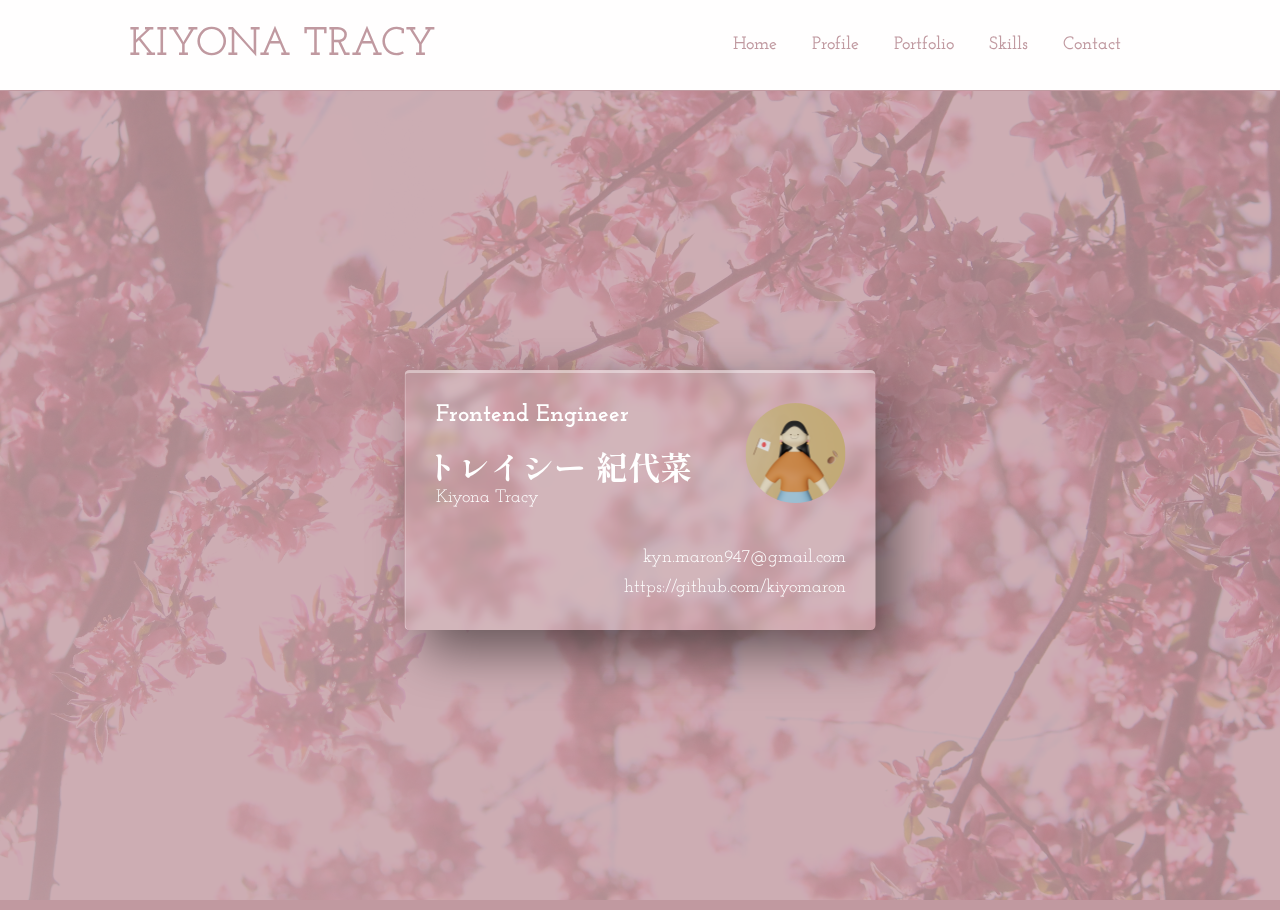
<file: index.html>
<!DOCTYPE html>
<html lang="en">
<head>
  <meta charset="UTF-8">
  <meta http-equiv="X-UA-Compatible" content="IE=edge">
  <meta name="viewport" content="width=device-width, initial-scale=1.0">
  <title>KIYONA's portfolio site</title>
  <link rel="stylesheet" href="https://cdnjs.cloudflare.com/ajax/libs/font-awesome/6.4.2/css/all.min.css" integrity="sha512-z3gLpd7yknf1YoNbCzqRKc4qyor8gaKU1qmn+CShxbuBusANI9QpRohGBreCFkKxLhei6S9CQXFEbbKuqLg0DA==" crossorigin="anonymous" referrerpolicy="no-referrer" />
  <link rel="stylesheet" href="./style.css">
</head>
<body>
  <header>
    <div class="logo">
        <h3>KIYONA TRACY</h3>
    </div>
    <nav>
      <ul>
        <li>
          <a href="#">Home</a>
        </li>
        <li>
          <a href="./profile/index.html">Profile</a>
        </li>
        <li>
          <a href="./works/index.html">Portfolio</a>
        </li>
        <li>
           <a href="./skills/index.html">Skills</a>
        </li>
        <li>
          <a href="./contact/index.html">Contact</a>
        </li>
      </ul>
    </nav>
  </header>
  <div class="header-space"></div>
  <section>
    <div class="top-image">
      <div class="top-container">
        <div id="card">
          <div class="content">
            <div class="content-inner">
              <div class="name-info">
                <h1>Frontend Engineer</h1>
                <h2 style="margin-left: -10px;">トレイシー 紀代菜</h2>
                <span style="display: block;">Kiyona Tracy</span>
              </div>
              <div class="image-box">
                <img src="../images/myPicture.png" alt="プロフィール写真" id="profile_img" class="profile-image" />
                <div id="message_box" class="display-none">
                  <div class="message-box-inner">
                    <p>Welcome to my site!!</p>
                  </div>
                </div>
              </div>
            </div>
            <div class="contact-info">
              <i class="fa-regular fa-envelope sns-icon"></i>
              <p>kyn.maron947@gmail.com</p>
            </div>
            <div class="contact-info with-link">
              <a href="https://github.com/kiyomaron" target="_blank">
                <i class="fa-brands fa-github sns-icon"></i>
                <p>https://github.com/kiyomaron</p>
              </a>
            </div>
          </div>
        </div>
      </div>
    </div>
  </section>
  <script src="./js/script.js"></script>
</body>
</html>
</file>
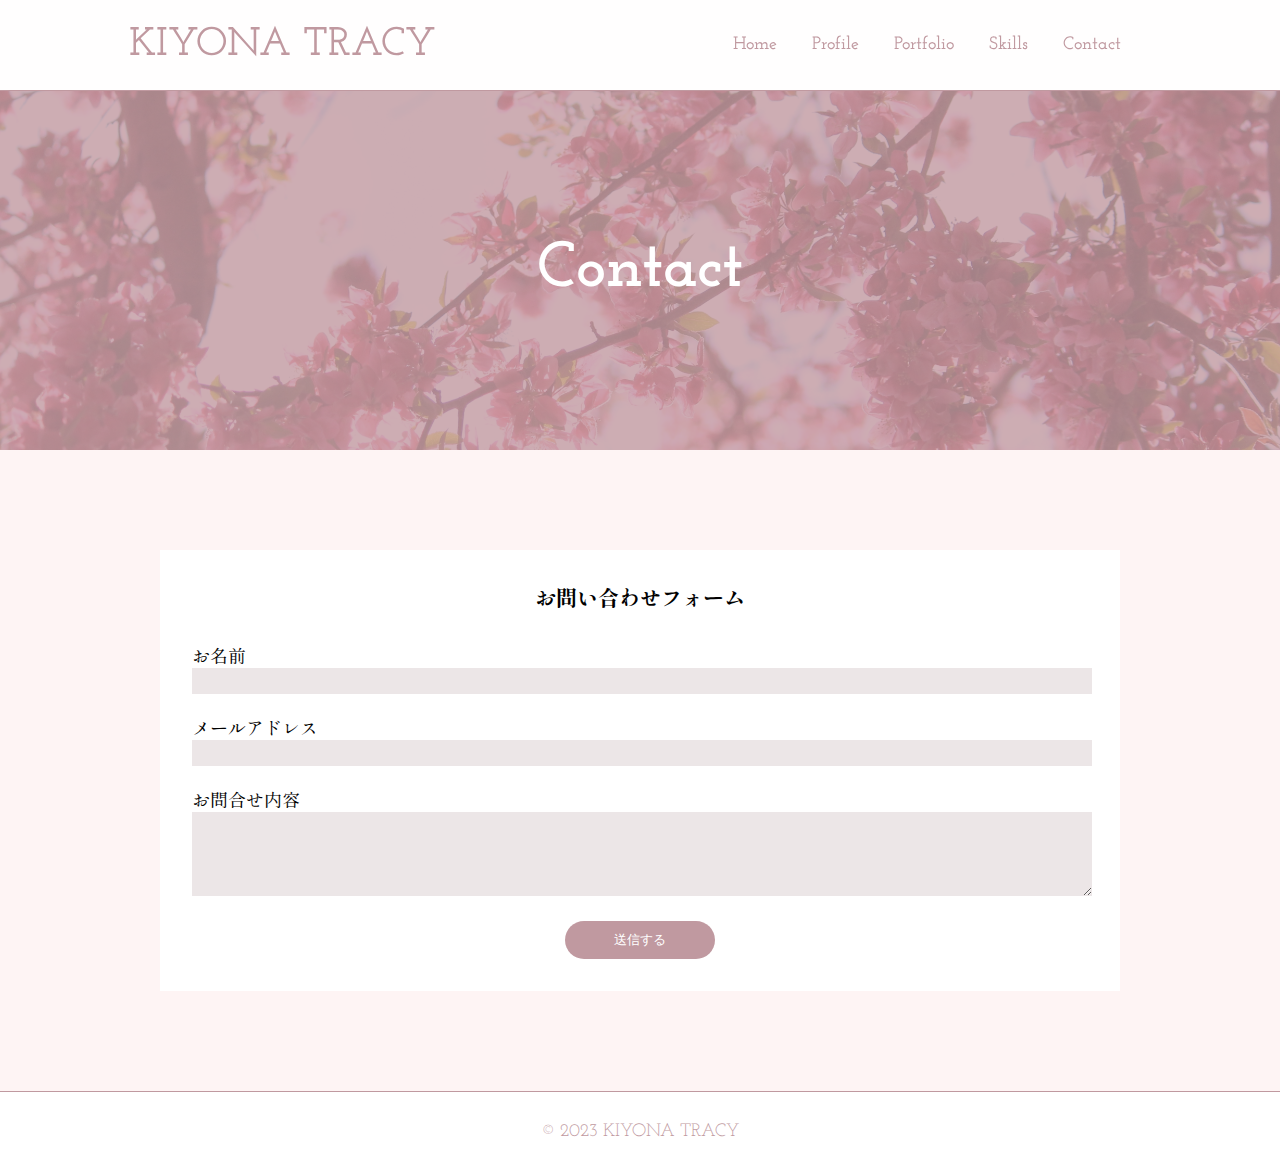
<file: contact/index.html>
<!DOCTYPE html>
<html lang="en">
<head>
  <meta charset="UTF-8">
  <meta http-equiv="X-UA-Compatible" content="IE=edge">
  <meta name="viewport" content="width=device-width, initial-scale=1.0">
  <title>KIYONA's portfolio site</title>
  <link rel="stylesheet" href="../style.css">
</head>
<body>
  <header>
    <div class="logo">
        <h3>KIYONA TRACY</h3>
    </div>
    <nav>
      <ul>
        <li>
          <a href="../index.html">Home</a>
          <span class="nav-clicked"></span>
        </li>
        <li>
          <a href="../profile/index.html">Profile</a>
        </li>
        <li>
          <a href="../works/index.html">Portfolio</a>
        </li>
        <li>
           <a href="../skills/index.html">Skills</a>
        </li>
        <li>
          <a href="#">Contact</a>
        </li>
      </ul>
    </nav>
  </header>
  <div class="header-space"></div>
    <section class="pb-100">
      <div class="top-image page-top">
        <div class="top-container page-title-container">
          <h1 class="page-title">Contact</h1>
        </div>
      </div>
      <div>
        <div class="form-container">
          <form action="submit">
            <div class="section-title-container" style="padding-bottom: 30px;">
              <h3 class="section-title">お問い合わせフォーム</h3>
            </div>
            <div class="form-inner">
              <div>
                <label for="contact_name">お名前</label>
                <input type="text" id="contact_name">
              </div>
              <div>
                <label for="contact_email">メールアドレス</label>
                <input type="email" id="contact_email">
              </div>
              <div>
                <label for="contact_content">お問合せ内容</label>
                <textarea id="contact_content" rows="8" cols="40" class="tarea"></textarea>
              </div>
            </div>
          </form>
          <button type="submit" class="submit-btn">送信する</button>
        </div>
      </div>
    </section>
    <footer>
      <p>&copy; 2023 KIYONA TRACY</p>
    </footer>
</body>
</html>
</file>
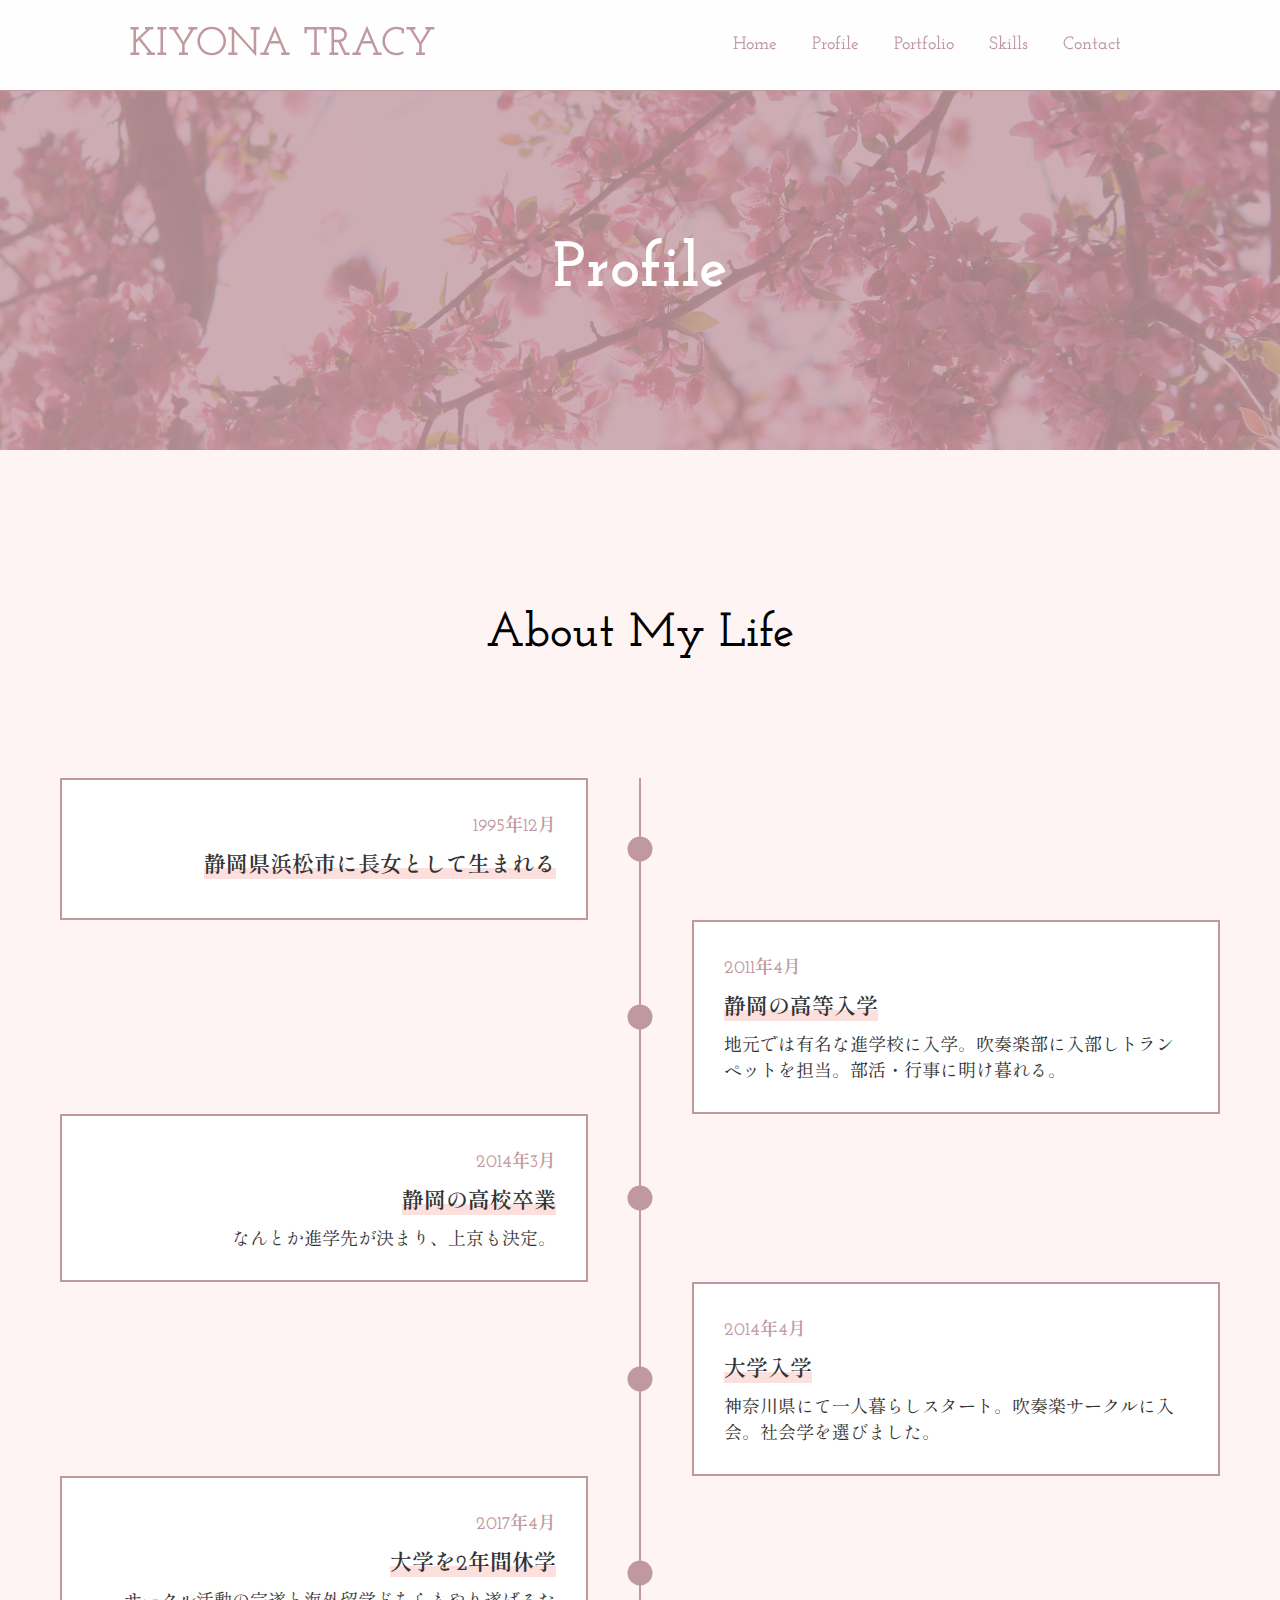
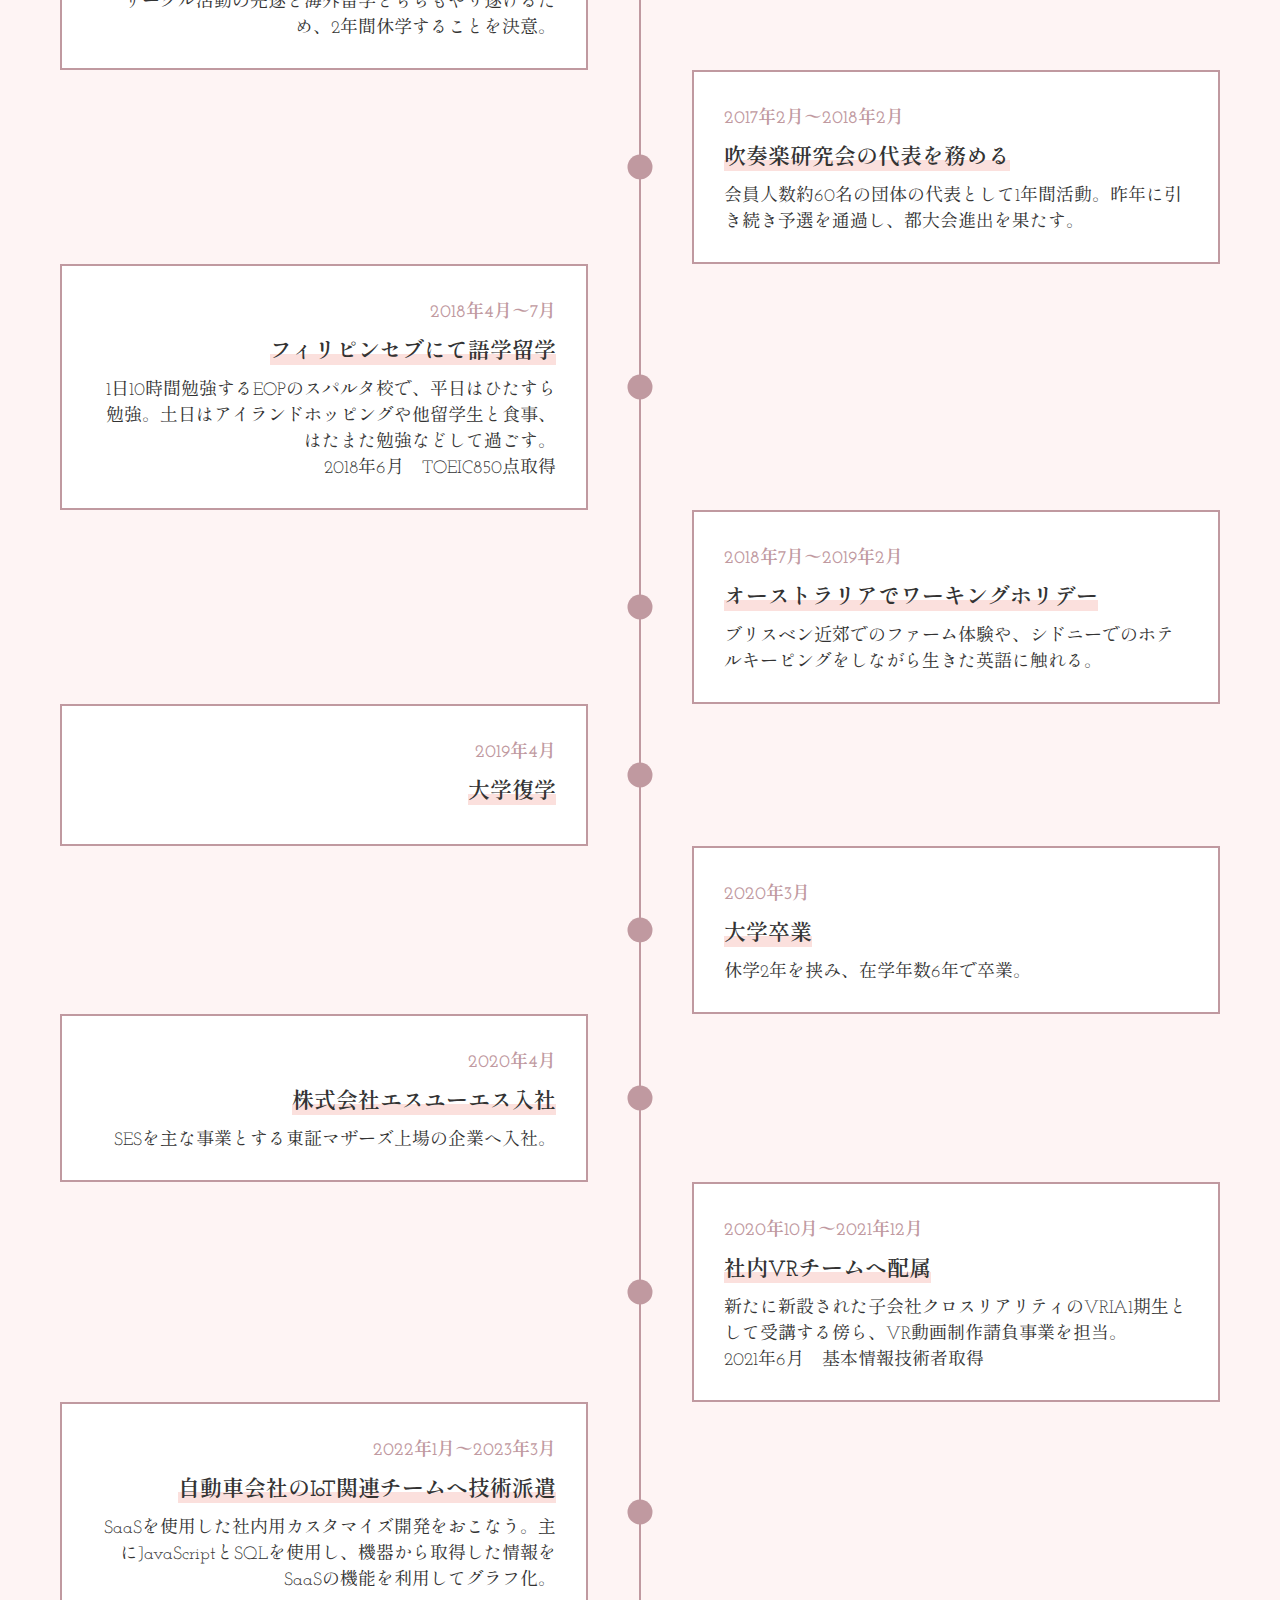
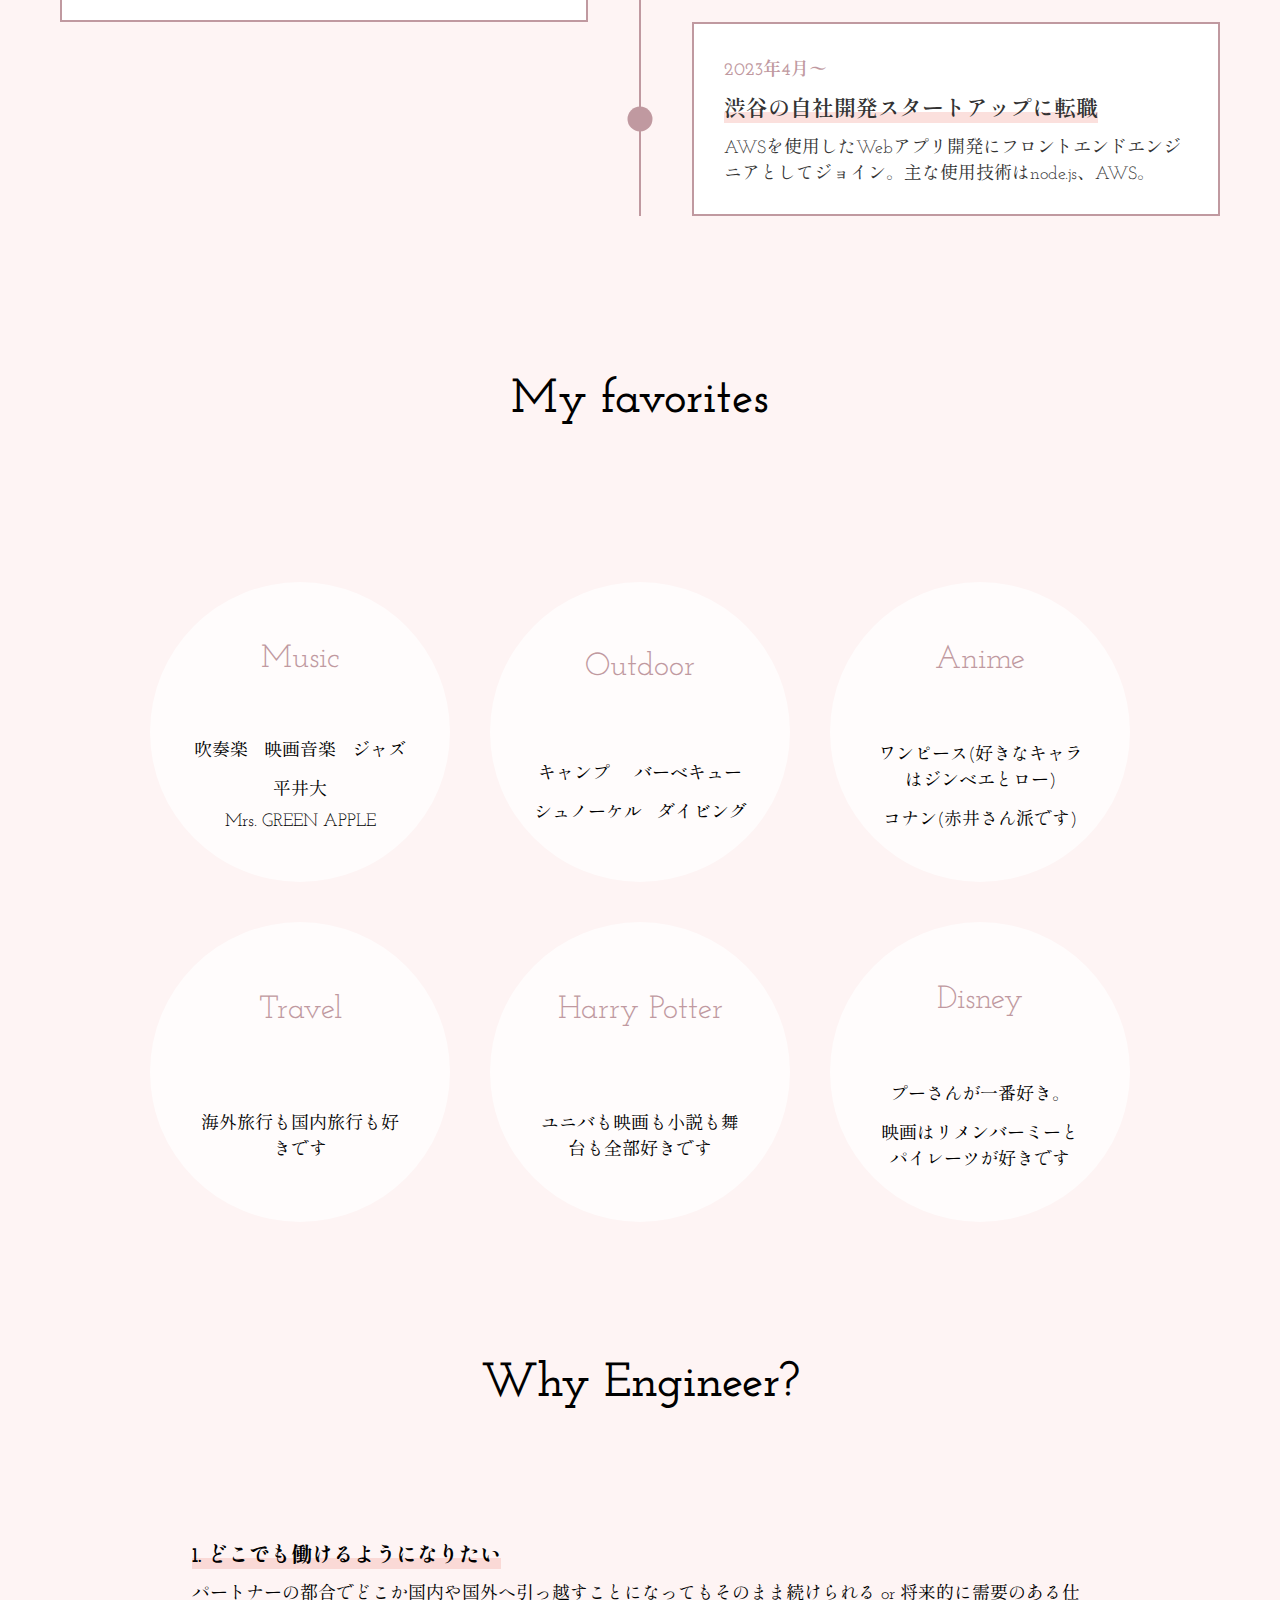
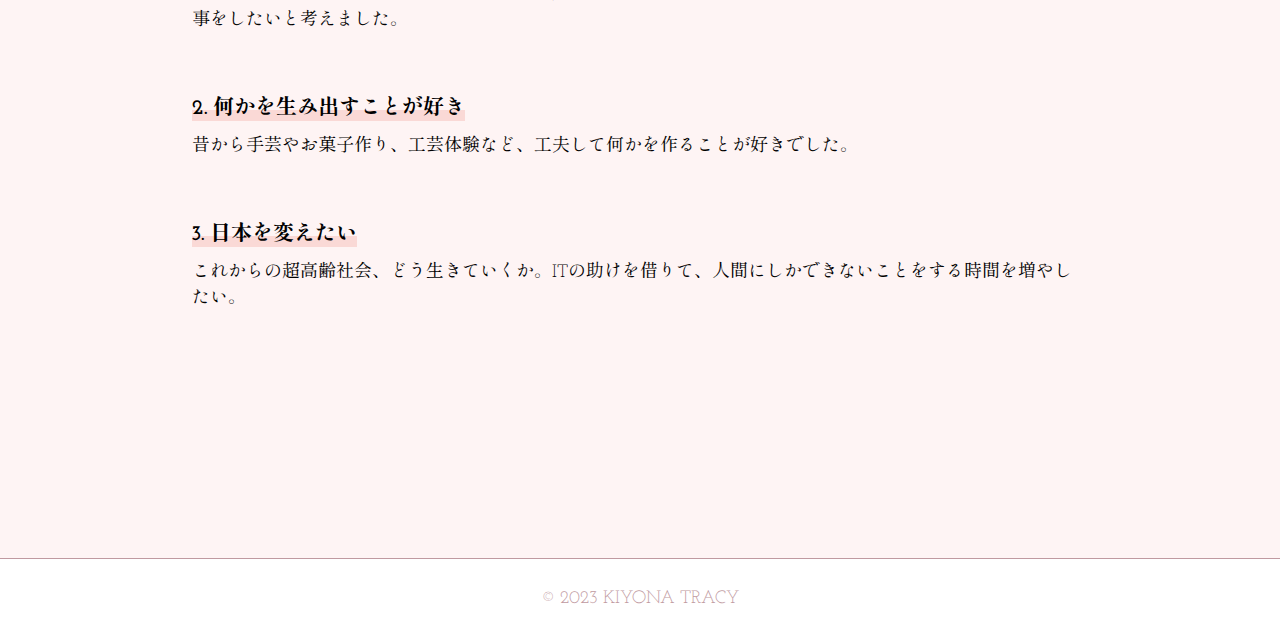
<file: profile/index.html>
<!DOCTYPE html>
<html lang="en">
<head>
  <meta charset="UTF-8">
  <meta http-equiv="X-UA-Compatible" content="IE=edge">
  <meta name="viewport" content="width=device-width, initial-scale=1.0">
  <title>KIYONA's portfolio site</title>
  <link rel="stylesheet" href="../style.css">
</head>
<body>
  <header>
    <div class="logo">
        <h3>KIYONA TRACY</h3>
    </div>
    <nav>
      <ul>
        <li>
          <a href="../index.html">Home</a>
          <span class="nav-clicked"></span>
        </li>
        <li>
          <a href="#" class="clicked">Profile</a>
        </li>
        <li>
          <a href="../works/index.html">Portfolio</a>
        </li>
        <li>
           <a href="../skills/index.html">Skills</a>
        </li>
        <li>
          <a href="../contact/index.html">Contact</a>
        </li>
      </ul>
    </nav>
  </header>
  <div class="header-space"></div>
    <section class="pb-100">
      <div class="top-image page-top">
        <div class="top-container page-title-container">
          <h1 class="page-title">Profile</h1>
        </div>
      </div>
      <div class="container timeline">
        <div class="section-title-container">
          <h2 class="section-title">About My Life</h2>
        </div>
        <div class="row pb-100">
          <div>
            <ul class="timeline-list">
              <li>
                <div class="timeline-content">
                  <span>1995年12月</span>
                  <h3>静岡県浜松市に長女として生まれる</h3>
                </div>
              </li>
              <li>
                <div class="timeline-content">
                  <span>2011年4月</span>
                  <h3>静岡の高等入学</h3>
                  <p>地元では有名な進学校に入学。吹奏楽部に入部しトランペットを担当。部活・行事に明け暮れる。</p>
                </div>
              </li>
              
              <li>
                <div class="timeline-content">
                  <span>2014年3月</span>
                  <h3>静岡の高校卒業</h3>
                  <p>なんとか進学先が決まり、上京も決定。</p>
                </div>
              </li>
              
              <li>
                <div class="timeline-content">
                  <span>2014年4月</span>
                  <h3>大学入学</h3>
                  <p>神奈川県にて一人暮らしスタート。吹奏楽サークルに入会。社会学を選びました。</p>
                </div>
              </li>

              <li>
                <div class="timeline-content">
                  <span>2017年4月</span>
                  <h3>大学を2年間休学</h3>
                  <p>サークル活動の完遂と海外留学どちらもやり遂げるため、2年間休学することを決意。</p>
                </div>
              </li>

              <li>
                <div class="timeline-content">
                  <span>2017年2月〜2018年2月</span>
                  <h3>吹奏楽研究会の代表を務める</h3>
                  <p>会員人数約60名の団体の代表として1年間活動。昨年に引き続き予選を通過し、都大会進出を果たす。</p>
                </div>
              </li>

              <li>
                <div class="timeline-content">
                  <span>2018年4月〜7月</span>
                  <h3>フィリピンセブにて語学留学</h3>
                  <p>1日10時間勉強するEOPのスパルタ校で、平日はひたすら勉強。土日はアイランドホッピングや他留学生と食事、はたまた勉強などして過ごす。</p>
                  <p>2018年6月　TOEIC850点取得</p>
                </div>
              </li>

              <li>
                <div class="timeline-content">
                  <span>2018年7月〜2019年2月</span>
                  <h3>オーストラリアでワーキングホリデー</h3>
                  <p>ブリスベン近郊でのファーム体験や、シドニーでのホテルキーピングをしながら生きた英語に触れる。</p>
                </div>
              </li>

              <li>
                <div class="timeline-content">
                  <span>2019年4月</span>
                  <h3>大学復学</h3>
                </div>
              </li>

              <li>
                <div class="timeline-content">
                  <span>2020年3月</span>
                  <h3>大学卒業</h3>
                  <p>休学2年を挟み、在学年数6年で卒業。</p>
                </div>
              </li>

              <li>
                <div class="timeline-content">
                  <span>2020年4月</span>
                  <h3>株式会社エスユーエス入社</h3>
                  <p>SESを主な事業とする東証マザーズ上場の企業へ入社。</p>
                </div>
              </li>

              <li>
                <div class="timeline-content">
                  <span>2020年10月〜2021年12月</span>
                  <h3>社内VRチームへ配属</h3>
                  <p>新たに新設された子会社クロスリアリティのVRIA1期生として受講する傍ら、VR動画制作請負事業を担当。</p>
                  <p>2021年6月　基本情報技術者取得</p>
                </div>
              </li>

              <li>
                <div class="timeline-content">
                  <span>2022年1月〜2023年3月</span>
                  <h3>自動車会社のIoT関連チームへ技術派遣</h3>
                  <p>SaaSを使用した社内用カスタマイズ開発をおこなう。主にJavaScriptとSQLを使用し、機器から取得した情報をSaaSの機能を利用してグラフ化。</p>
                </div>
              </li>

              <li>
                <div class="timeline-content">
                  <span>2023年4月〜</span>
                  <h3>渋谷の自社開発スタートアップに転職</h3>
                  <p>AWSを使用したWebアプリ開発にフロントエンドエンジニアとしてジョイン。主な使用技術はnode.js、AWS。</p>
                </div>
              </li>
            </ul>
          </div>
        </div>
      </div>
      <div class="pb-100">
        <div class="section-title-container">
          <h2 class="section-title">My favorites</h2>
        </div>
          <dl class="hobbies">
              <div class="hobby">
                  <dt>
                    <h3>Music</h3>
                  </dt>
                  <dd>
                    <div>吹奏楽</div>
                    <div>映画音楽</div>
                    <div>ジャズ</div>
                    <div>平井大</div>
                    <div>Mrs. GREEN APPLE</div>
                  </dd>
              </div>
              
              <div class="hobby">
                  <dt>
                    <h3>Outdoor</h3>
                  </dt>
                  <dd>
                    <div>キャンプ</div>
                    <div>バーベキュー</div>
                    <div>シュノーケル</div>
                    <div>ダイビング</div>
                  </dd>
              </div>
              
              <div class="hobby">
                  <dt>
                    <h3>Anime</h3>
                  </dt>
                  <dd>
                    <div>ワンピース(好きなキャラはジンベエとロー)</div>
                    <div>コナン(赤井さん派です)</div>
                  </dd>
              </div>
              
              <div class="hobby">
                  <dt>
                    <h3>Travel</h3>
                  </dt>
                  <dd>
                    <div>海外旅行も国内旅行も好きです</div>
                  </dd>
              </div>
              
              <div class="hobby">
                  <dt>
                    <h3>Harry Potter</h3>
                  </dt>
                  <dd>
                    <div>ユニバも映画も小説も舞台も全部好きです</div>
                  </dd>
              </div>

              <div class="hobby">
                  <dt>
                    <h3>Disney</h3>
                  </dt>
                  <dd>
                    <div>プーさんが一番好き。</div>
                    <div>映画はリメンバーミーとパイレーツが好きです</div>
                  </dd>
              </div>
          </dl>
      </div>
            
        
        <div class="pb-100">
          <div class="section-title-container">
            <h2 class="text-center section-title">Why Engineer?</h2>
          </div>
            <div class="reasons">
                <h3>1. どこでも働けるようになりたい</h3>
                <p>パートナーの都合でどこか国内や国外へ引っ越すことになってもそのまま続けられる or 将来的に需要のある仕事をしたいと考えました。</p>
                <h3>2. 何かを生み出すことが好き</h3>
                <p>昔から手芸やお菓子作り、工芸体験など、工夫して何かを作ることが好きでした。</p>
                <h3>3. 日本を変えたい</h3>
                <p>これからの超高齢社会、どう生きていくか。ITの助けを借りて、人間にしかできないことをする時間を増やしたい。</p>
            </div>
            

        </div>
      </div>
    </section>
    <footer>
      <p>&copy; 2023 KIYONA TRACY</p>
    </footer>
</body>
</html>
</file>
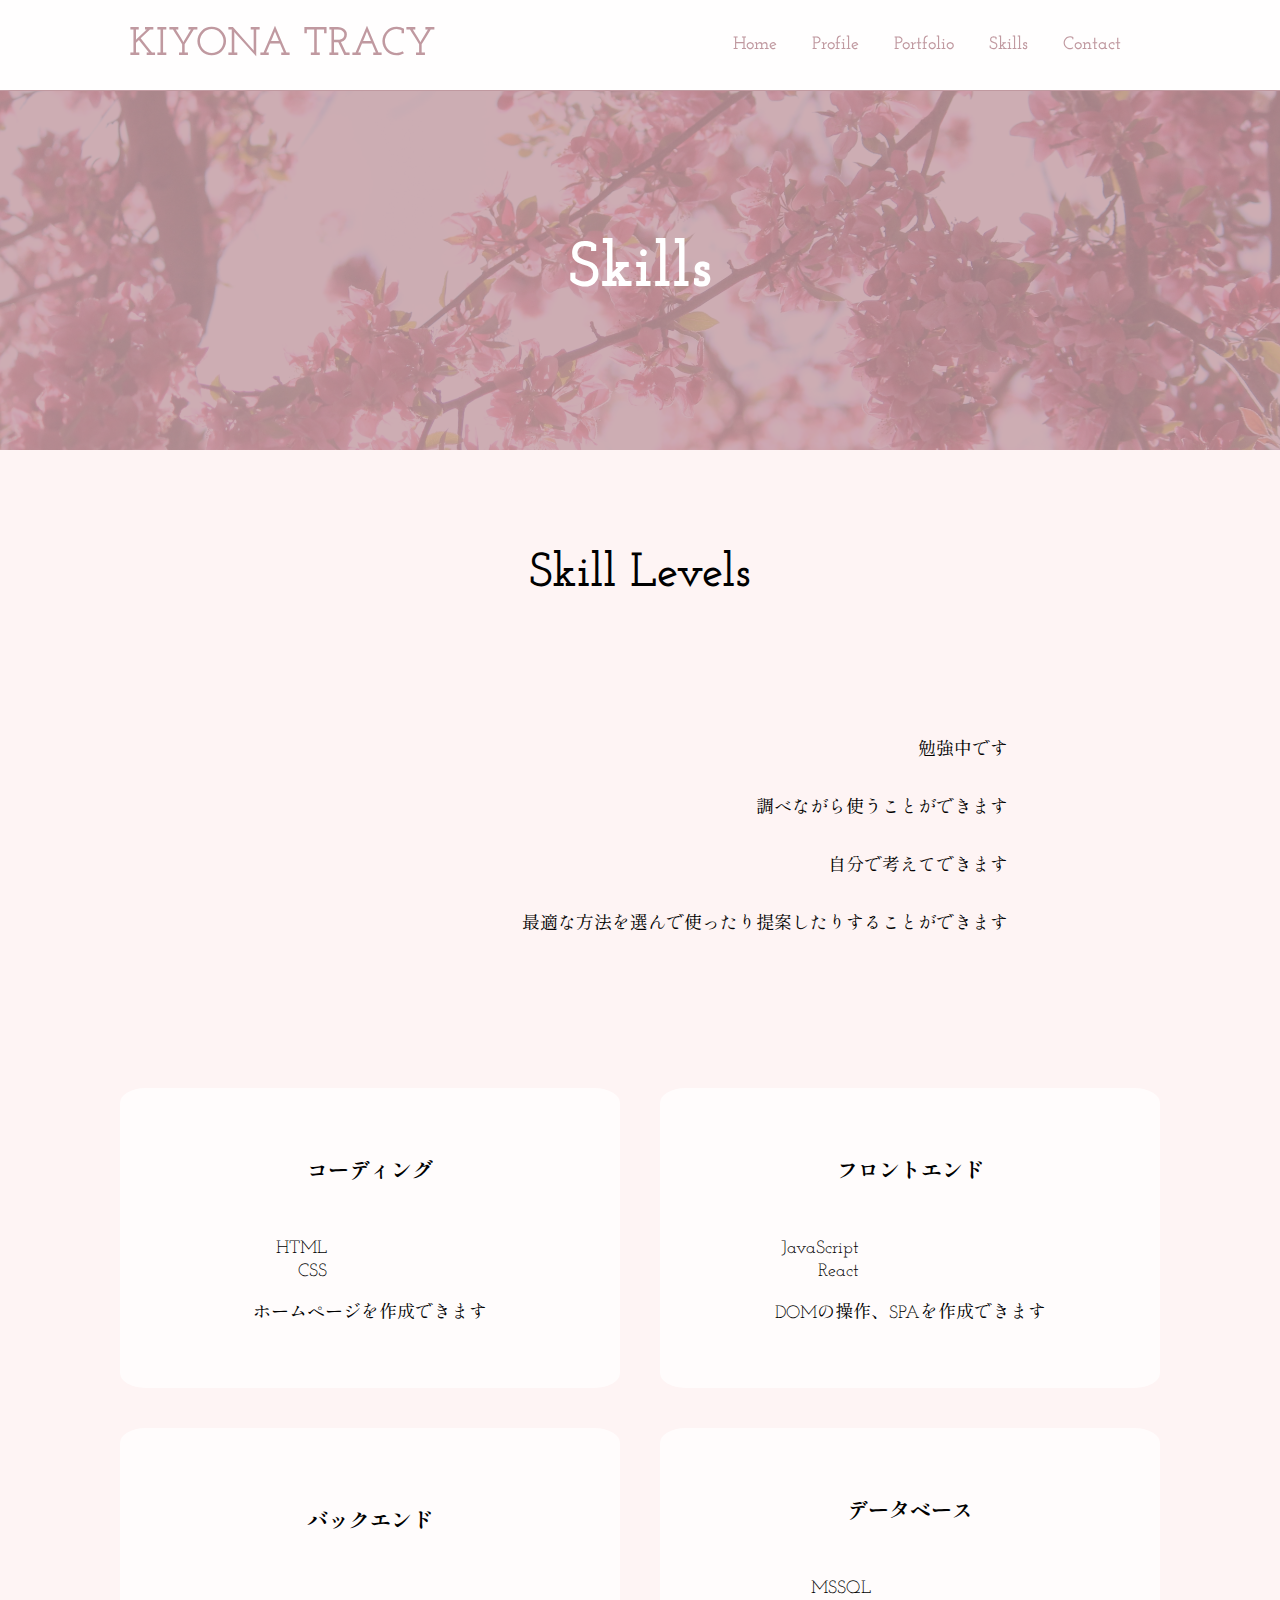
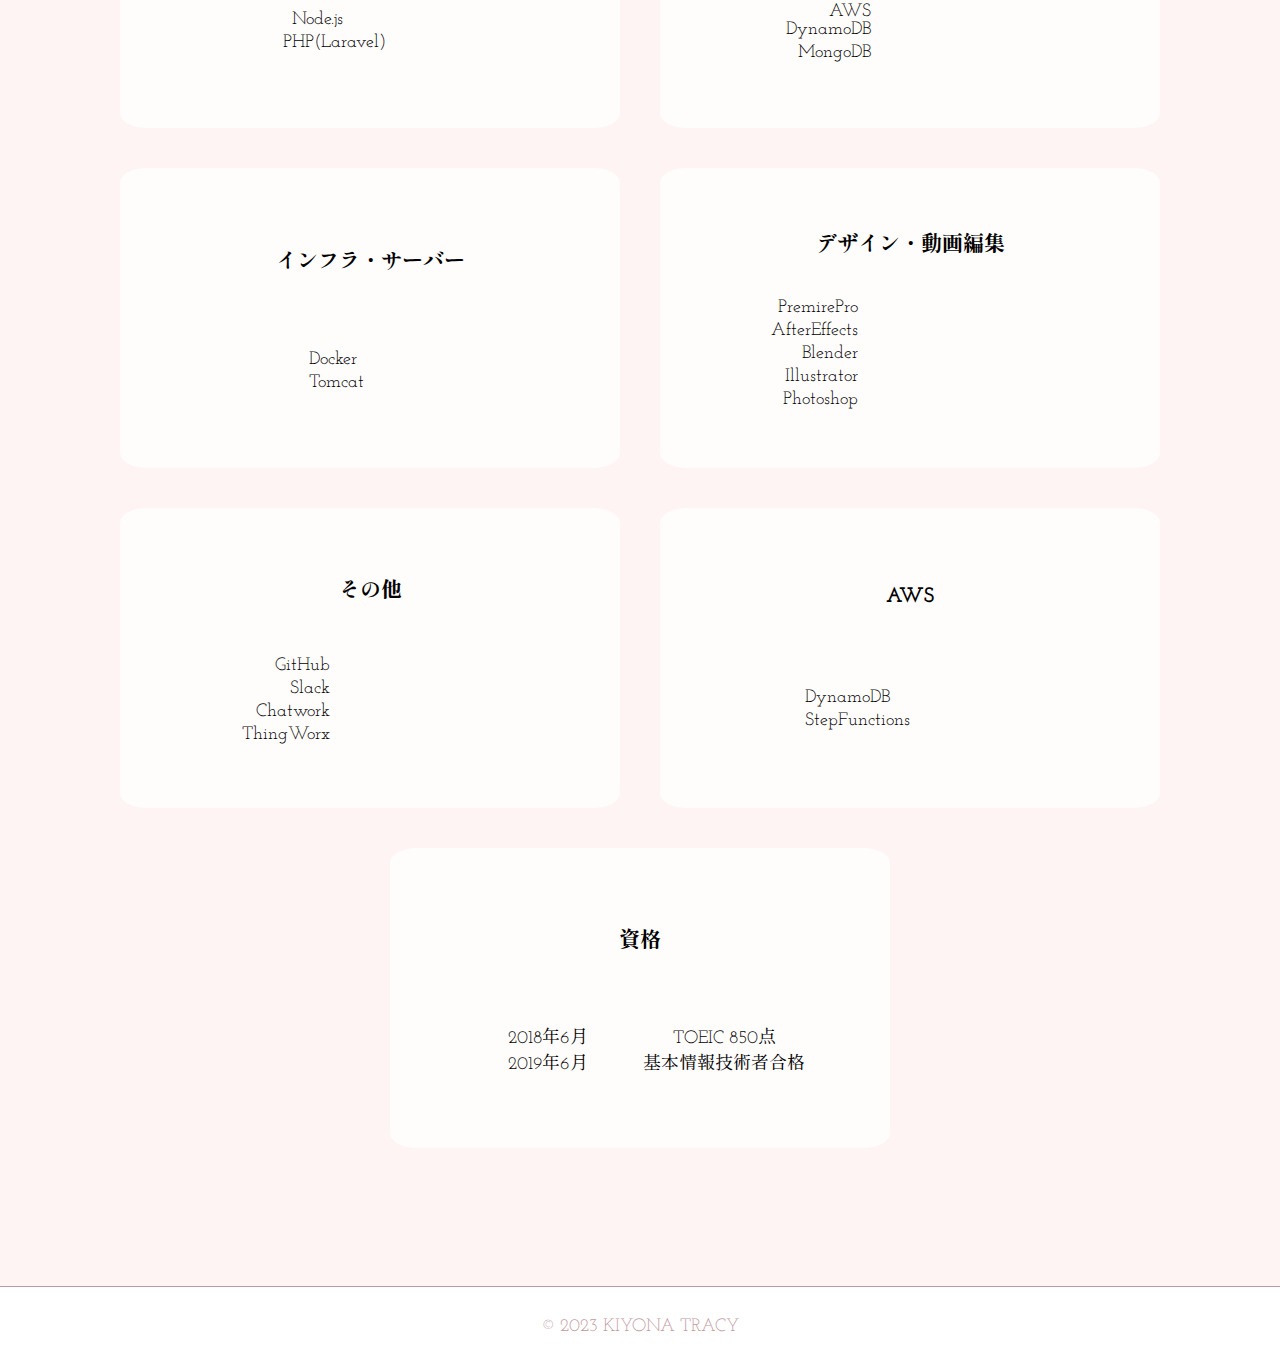
<file: skills/index.html>
<!DOCTYPE html>
<html lang="en">
<head>
  <meta charset="UTF-8">
  <meta http-equiv="X-UA-Compatible" content="IE=edge">
  <meta name="viewport" content="width=device-width, initial-scale=1.0">
  <title>Kiyona's portfolio site</title>
  <link rel="stylesheet" href="https://cdnjs.cloudflare.com/ajax/libs/font-awesome/6.4.2/css/all.min.css" integrity="sha512-z3gLpd7yknf1YoNbCzqRKc4qyor8gaKU1qmn+CShxbuBusANI9QpRohGBreCFkKxLhei6S9CQXFEbbKuqLg0DA==" crossorigin="anonymous" referrerpolicy="no-referrer" />
  <link rel="stylesheet" href="../style.css">
</head>
<body>
  <header>
    <div class="logo">
        <h3>KIYONA TRACY</h3>
    </div>
    <nav>
      <ul>
        <li>
          <a href="../index.html">Home</a>
          <span class="nav-clicked"></span>
        </li>
        <li>
          <a href="../profile/index.html">Profile</a>
        </li>
        <li>
          <a href="../works/index.html">Portfolio</a>
        </li>
        <li>
           <a href="#">Skills</a>
        </li>
        <li>
          <a href="../contact/index.html">Contact</a>
        </li>
      </ul>
    </nav>
  </header>
  <div class="header-space"></div>
  <section class="pb-100">
    <div class="top-image page-top">
      <div class="top-container page-title-container">
        <h1 class="page-title">Skills</h1>
      </div>
    </div>
    <div class="skill-level-container pb-100">
      <div class="section-title-container">
        <h2 class="section-title">Skill Levels</h2>
      </div>
      <dl class="skill-levels">
        <div>
          <dt>
            <i class="fa-solid fa-star"></i>
            <i class="fa-regular fa-star"></i>
            <i class="fa-regular fa-star"></i>
            <i class="fa-regular fa-star"></i>
          </dt>
          <dd>
            勉強中です
          </dd>
        </div>
        <div>
          <dt>
            <i class="fa-solid fa-star"></i>
            <i class="fa-solid fa-star"></i>
            <i class="fa-regular fa-star"></i>
            <i class="fa-regular fa-star"></i>
          </dt>
          <dd>
            調べながら使うことができます
          </dd>
        </div>
        <div>
          <dt>
            <i class="fa-solid fa-star"></i>
            <i class="fa-solid fa-star"></i>
            <i class="fa-solid fa-star"></i>
            <i class="fa-regular fa-star"></i>
          </dt>
          <dd>
            自分で考えてできます
          </dd>
        </div>
        <div>
          <dt>
            <i class="fa-solid fa-star"></i>
            <i class="fa-solid fa-star"></i>
            <i class="fa-solid fa-star"></i>
            <i class="fa-solid fa-star"></i>
          </dt>
          <dd>
            最適な方法を選んで使ったり提案したりすることができます
          </dd>
        </div>
        

      </dl>
    </div>
    <dl class="skills">
      <div class="skill">
        <h3>コーディング</h3>
        <div class="skill-container">
          <i class="fa-solid fa-code icon"></i>
          <div class="skill-detail">
            <dt class="en">HTML</dt>
            <dd>
              <i class="fa-solid fa-star"></i>
              <i class="fa-solid fa-star"></i>
              <i class="fa-solid fa-star"></i>
              <i class="fa-regular fa-star"></i>
            </dd>
            <dt class="en">CSS</dt>
            <dd>
              <i class="fa-solid fa-star"></i>
              <i class="fa-solid fa-star"></i>
              <i class="fa-solid fa-star"></i>
              <i class="fa-regular fa-star"></i>
            </dd>
            <p>ホームページを作成できます</p>
          </div>
        </div>
      </div>
      
      <div class="skill">
        <h3>フロントエンド</h3>
        <div class="skill-container">
          <i class="fa-solid fa-laptop-code icon"></i>
          <div class="skill-detail">
            <dt class="en">JavaScript</dt>
            <dd>
              <i class="fa-solid fa-star"></i>
              <i class="fa-solid fa-star"></i>
              <i class="fa-regular fa-star"></i>
              <i class="fa-regular fa-star"></i>
            </dd>
            <dt class="en">React</dt>
            <dd>
              <i class="fa-solid fa-star"></i>
              <i class="fa-regular fa-star"></i>
              <i class="fa-regular fa-star"></i>
              <i class="fa-regular fa-star"></i>
            </dd>
            <p>DOMの操作、SPAを作成できます</p>
          </div>
        </div>
      </div>
      
      <div class="skill">
        <h3>バックエンド</h3>
        <div class="skill-container">
          <i class="fa-solid fa-laptop-code icon"></i>
          <div class="skill-detail">
            <dt class="en">Node.js</dt>
            <dd>
              <i class="fa-solid fa-star"></i>
              <i class="fa-solid fa-star"></i>
              <i class="fa-solid fa-star"></i>
              <i class="fa-regular fa-star"></i>
            </dd>
            <dt class="en">PHP(Laravel)</dt>
            <dd>
              <i class="fa-solid fa-star"></i>
              <i class="fa-regular fa-star"></i>
              <i class="fa-regular fa-star"></i>
              <i class="fa-regular fa-star"></i>
            </dd>
          </div>
        </div>
      </div>

      <div class="skill">
        <h3>データベース</h3>
        <div class="skill-container">
          <i class="fa-solid fa-database icon"></i>
          <div class="skill-detail">
            <dt class="en">MSSQL</dt>
            <dd>
              <i class="fa-solid fa-star"></i>
              <i class="fa-solid fa-star"></i>
              <i class="fa-solid fa-star"></i>
              <i class="fa-regular fa-star"></i>
            </dd>
            <dt class="en">AWS DynamoDB</dt>
            <dd>
              <i class="fa-solid fa-star"></i>
              <i class="fa-solid fa-star"></i>
              <i class="fa-regular fa-star"></i>
              <i class="fa-regular fa-star"></i>
            </dd>
            <dt class="en">MongoDB</dt>
            <dd>
              <i class="fa-solid fa-star"></i>
              <i class="fa-regular fa-star"></i>
              <i class="fa-regular fa-star"></i>
              <i class="fa-regular fa-star"></i>
            </dd>
          </div>
        </div>
      </div>
      
      <div class="skill">
        <h3>インフラ・サーバー</h3>
        <div class="skill-container">
          <i class="fa-solid fa-server icon"></i>
          <div class="skill-detail">
            <dt class="en">Docker</dt>
            <dd>
              <i class="fa-solid fa-star"></i>
              <i class="fa-regular fa-star"></i>
              <i class="fa-regular fa-star"></i>
              <i class="fa-regular fa-star"></i>
            </dd>
            <dt class="en">Tomcat</dt>
            <dd>
              <i class="fa-solid fa-star"></i>
              <i class="fa-regular fa-star"></i>
              <i class="fa-regular fa-star"></i>
              <i class="fa-regular fa-star"></i>
            </dd>
          </div>
        </div>
      </div>
      
      <div class="skill">
        <h3>デザイン・動画編集</h3>
        <div class="skill-container">
          <i class="fa-solid fa-pen-nib icon"></i>
          <div class="skill-detail">
            <dt class="en">PremirePro</dt>
            <dd>
              <i class="fa-solid fa-star"></i>
              <i class="fa-solid fa-star"></i>
              <i class="fa-solid fa-star"></i>
              <i class="fa-regular fa-star"></i>
            </dd>
            <dt class="en">AfterEffects</dt>
            <dd>
              <i class="fa-solid fa-star"></i>
              <i class="fa-solid fa-star"></i>
              <i class="fa-solid fa-star"></i>
              <i class="fa-regular fa-star"></i>
            </dd>
            <dt class="en">Blender</dt>
            <dd>
              <i class="fa-solid fa-star"></i>
              <i class="fa-solid fa-star"></i>
              <i class="fa-solid fa-star"></i>
              <i class="fa-regular fa-star"></i>
            </dd>
            <dt class="en">Illustrator</dt>
            <dd>
              <i class="fa-solid fa-star"></i>
              <i class="fa-solid fa-star"></i>
              <i class="fa-regular fa-star"></i>
              <i class="fa-regular fa-star"></i>
            </dd>
            <dt class="en">Photoshop</dt>
            <dd>
              <i class="fa-solid fa-star"></i>
              <i class="fa-solid fa-star"></i>
              <i class="fa-regular fa-star"></i>
              <i class="fa-regular fa-star"></i>
            </dd>
          </div>
        </div>
      </div>
      <div class="skill">
        <h3>その他</h3>
        <div class="skill-container">
          <i class="fa-solid fa-laptop-code icon"></i>
          <div class="skill-detail">
            <dt class="en">GitHub</dt>
            <dd>
              <i class="fa-solid fa-star"></i>
              <i class="fa-solid fa-star"></i>
              <i class="fa-solid fa-star"></i>
              <i class="fa-regular fa-star"></i>
            </dd>
            <dt class="en">Slack</dt>
            <dd>
              <i class="fa-solid fa-star"></i>
              <i class="fa-solid fa-star"></i>
              <i class="fa-solid fa-star"></i>
              <i class="fa-regular fa-star"></i>
            </dd>
            <dt class="en">Chatwork</dt>
            <dd>
              <i class="fa-solid fa-star"></i>
              <i class="fa-solid fa-star"></i>
              <i class="fa-solid fa-star"></i>
              <i class="fa-regular fa-star"></i>
            </dd>
            <dt class="en">ThingWorx</dt>
            <dd>
              <i class="fa-solid fa-star"></i>
              <i class="fa-solid fa-star"></i>
              <i class="fa-solid fa-star"></i>
              <i class="fa-regular fa-star"></i>
            </dd>
          </div>
        </div>
      </div>
      <div class="skill">
        <h3>AWS</h3>
        <div class="skill-container">
          <i class="fa-solid fa-laptop-code icon"></i>
          <div class="skill-detail">
            <dt class="en">DynamoDB</dt>
            <dd>
              <i class="fa-solid fa-star"></i>
              <i class="fa-solid fa-star"></i>
              <i class="fa-regular fa-star"></i>
              <i class="fa-regular fa-star"></i>
            </dd>
            <dt class="en">StepFunctions</dt>
            <dd>
              <i class="fa-solid fa-star"></i>
              <i class="fa-solid fa-star"></i>
              <i class="fa-regular fa-star"></i>
              <i class="fa-regular fa-star"></i>
            </dd>
          </div>
        </div>
      </div>
      <div class="skill">
          <h3>資格</h3>
          <div class="skill-container">
            <i class="fa-regular fa-file-lines icon"></i>
            <div class="skill-detail">
              <dt>2018年6月</dt>
              <dd>TOEIC 850点</dd>
              <dt>2019年6月</dt>
              <dd>基本情報技術者合格</dd>
            </div>
          </div>
      </div>
    </dl>
  </section>
  <footer>
    <p>&copy; 2023 KIYONA TRACY</p>
  </footer>
</body>
</html>
</file>
<file: style.css>
@import url('https://fonts.googleapis.com/css2?family=Shippori+Mincho&display=swap');
@import url('https://fonts.googleapis.com/css2?family=Josefin+Slab:wght@400;600;700&display=swap');

/* reset css*/
body {
  margin: 0;
  font-family: -apple-system, BlinkMacSystemFont, 'Segoe UI', 'Roboto', 'Oxygen',
    'Ubuntu', 'Cantarell', 'Fira Sans', 'Droid Sans', 'Helvetica Neue',
    sans-serif;
  -webkit-font-smoothing: antialiased;
  -moz-osx-font-smoothing: grayscale;
  font-size: 1rem;
}
p, h1, h2, h3, h4, h5, h6 {
  margin: 0;
}

code {
  font-family: source-code-pro, Menlo, Monaco, Consolas, 'Courier New',
    monospace;
}

dd {
  margin: 1rem;
}

input {
  border-radius: 0;
  border: none;
  background-color: #ece6e7;
  height: 24px;
  width: 100%;
}
input.tarea {
  line-height: 1.5;
  height: 6em;
}
input:focus {
  outline: none;
}



/* Common */
body {
  width: 100%;
  height: 100%;
  font-size: 18px;
  background: #fef4f4;
  font-family: 'Josefin Slab', 'Shippori Mincho', serif;
}

h1 {
  font-size: 4rem;
}

h2.section-title {
	font-size: 3rem;
	position: relative;
	margin-bottom: 20px;
	font-weight: 600;
}
.section-title-container {
  text-align: center;
  padding-bottom: 100px;
}
.section-title-container p {
  display: block;
  text-align: center;
}
.pt-100 {
  padding-top: 100px;
}
.pb-100 {
  padding-bottom: 100px;
}

input {
  border-radius: 0;
  border: none;
  background-color: #ece6e7;
  height: 24px;
  width: 100%;
}
input:focus {
  background-color: #e7d4d7;
}
textarea {
  border-radius: 0;
  border: none;
  background-color: #ece6e7;
  width: 100%;
  line-height: 1.5;
  height: 6em;
}
textarea:focus {
  background-color: #e7d4d7;
  outline: none;
}

/* header */
header {
display: flex;
justify-content: space-around;
align-items: center;
background-color: rgba(255, 255, 255, .9);
position: fixed;
width: 100%;
z-index: 10;
height: 10vh;
border-bottom: #c099a0 1px solid;
}
.header-space {
  height: 10vh;
}

header .logo h3 {
  font-size: 40px;
  font-weight: 600;
  color: #c099a0;;
}
nav ul {
  margin: 0;
}
nav ul li {
  list-style: none;
  display: inline-block;
  margin-right: 30px;
}

nav ul li a {
  text-decoration: none;
  color: #c099a0;
  font-weight: 600;
  transition: all 0.2s;
}

nav ul li a:hover {
  color: #f5b1aa;
}
.container {
  padding: 60px;
}

/* footer */
footer {
  background-color: #fff;
  color: #c099a0;
  height: 80px;
  text-align: center;
  border-top: #c099a0 1px solid;
}

footer p {
  line-height: 80px;
  color: #c099a0;
}

/* HomePage */
.top-image {
  height: calc(100vh - 80px);
  background-image: url(./images/topImage.jpg);
  background-size: cover;
  background-color: #c099a0;
  background-attachment: fixed;
  background-position: center;
  background-size: cover;
  background-repeat: no-repeat;
  position: relative;
}
.top-image::after {
  content: '';
  background-color: rgba(192,153,160,.8);
  position: absolute;
  left: 0;
  right: 0;
  top: 0;
  bottom: 0;
}
.top-image.page-top {
  height: 40vh;
  margin-bottom: 100px;
}

.top-container {
  position: absolute;
  left: 50%;
  top: 50%;
  transform: translate(-50%, -50%);
  z-index: 1;
}
#card {
  width: 470px !important;
  height: auto;
  background-color: rgba(255,255,255,.1) !important;
  padding: 0 !important;
  box-shadow: 20px 20px 50px rgba(0, 0, 0, .5);
  border-top: solid rgba(255, 255, 255, .4);
  border-left: 1px solid rgba(255, 255, 255, .4);
  border-radius: 5px;
  background-color: rgba(255,255,255,.1);
  backdrop-filter: blur(5px);
}

#card h1 {
  font-size: 1.5rem;
}

.top-container .content {
  padding: 30px;
  position: relative;
}
.top-container h1 {
  color: #fff;
  font-size: 4rem;
  position: relative;
  margin-bottom: 1rem;
}
.page-title-container.top-container h1 {
  margin-bottom: 0;
}
.top-container h2 {
  font-weight: 700;
  color: #fff;
  font-size: 2rem;
  position: relative;
  z-index: 1;
  margin-bottom: 0;
}
.top-container span {
  color: #fff;
}
.top-container .content-inner {
  display: flex;
  justify-content: space-between;
}
.top-container .name-info {
  margin-bottom: 2.5rem;
}
.top-container .name-info p {
  color: #fff;
  margin: 0;
  text-align: right;
}
.profile-image {
  width: 100px;
  height: 100px;
  object-fit: cover;
  border-radius: 50%;
  transition: all 0.2s;
}
.message-box {
  position: absolute;
  background-color: #fff;
  border-radius: 10px;
  display: block;
  padding: 1rem;
  text-align: center;
  width: 200px;
  top: -25%;
  left: 110%;
  transition: all 0.2s;
}
.message-box-inner {
  position: relative;
}
.message-box-inner :before {  
  content: "";
  position: absolute;
  left: -54px;
  width: 13px;
  height: 12px;
  bottom: 0;
  background: #fff;
  border-radius: 50%;
}

.message-box-inner:after {
  content: "";
  position: absolute;
  left: -38px;
  width: 20px;
  height: 18px;
  bottom: 3px;
  background: #fff;
  border-radius: 50%;
}
.profile-image:hover {
  transform: translateY(-2px);
  box-shadow: 0px 0px 15px 1px rgba(0, 0, 0, 0.3);
}
.image-box {
  position: relative;
}
.display-none {
  display: none;
}


.contact-info {
  display: flex;
  line-height: 1.4rem;
  justify-content: right;
  color: #fff;
}
.contact-info a {
  text-decoration: none;
  display: flex;
  color: #fff;
}
.contact-info a:hover {
  color: #333;
}
.contact-info a:hover i{
  color: #333;
  transition: 0.2s;
}
.contact-info p {
  margin-bottom: 0.5rem;
}
.contact-info.with-link p {
  margin-bottom: 0;
}
.contact-info .sns-icon {
  color: #fff;
  font-size: 1rem;
  line-height: 1.4rem;
  padding-right: 5px;
}
.contact-info.with-link a {
  transition: 0.2s;
}
.contact-info.with-link a:hover {
  color: #333;
}

.display-none {
  display: none;
}
.hover-text {
  position: absolute;
  display: block;
  left: 105%;
  top: 8%;
  width: 40%;
  color: #fff;
  /* background-color: rgba(255, 255, 255, 0.5); */
  border: 1px solid rgba(255, 255, 255, 0.5);
  padding: 5px;
}


.section-inner {
  display: flex;
}

/* WorksPage */
.work-container {
  width: 300px;
  height: auto;
}

.works-list {
  display: flex;
  justify-content: space-around;
}
.works-list h3 {
  text-align: center;
}
.work-container {
    width: 300px;
    height: auto;
}
.work-container h3 {
  padding-bottom: 1rem;
}
.work-image {
  width: 300px;
  height: 200px;
  object-fit: cover;
  box-shadow: 0px 0px 3px 3px rgba(0, 0, 0, .1);
  margin-bottom: 20px;
  transition: 0.3s;
}
.work-image:hover {
  box-shadow: 0px 0px 15px 3px rgba(0, 0, 0, .1);
  transform: translateY(-4px);
}
.used-skill-container {
  border: 1px solid #c099a0;
  border-radius: 5px;
  background-color: #fff;
  padding: 1rem;
  margin-top: 1rem;
  text-align: center;
  color: #c099a0;
  font-weight: 600;
}
  

/* ProfilePage */

ul.timeline-list {
  position: relative;
  margin: 0;
  padding: 0;
}
ul.timeline-list:before {
  position: absolute;
  content: "";
  width: 2px;
  height: 100%;
  background: #c099a0;
  left: 50%;
  top: 0;
  -webkit-transform: translateX(-50%);
            transform: translateX(-50%);
}
ul.timeline-list li {
  position: relative;
  clear: both;
  display: table;
  width: 100%;
}
.timeline-content {
  border: 2px solid #c099a0;
    background-color: #fff;
}
ul.timeline-list li .timeline-content {
  width: 40%;
  color: #333;
  padding: 30px;
  float: left;
  text-align: right;
}
ul.timeline-list li:nth-child(2n) .timeline-content {
  float: right;
  text-align: left;
}
.timeline-content h3{
  font-size: 22px;
  font-weight: 600;
  margin: 10px 0;
  text-decoration: underline; /* 下線 */
  text-decoration-thickness: 0.5em; /* 線の太さ */
  text-decoration-color: rgba(245, 177, 170, 0.4); /* 線の色 */
  text-underline-offset: -0.2em; /* 線の位置。テキストに重なるようにやや上部にする */
  text-decoration-skip-ink: none; /* 下線と文字列が重なる部分でも下線が省略されない（線が途切れない） */
}
ul.timeline-list li:before {
  position: absolute;
  content: "";
    width: 25px;
    height: 25px;
    background-color: #c099a0;
    left: 50%;
    top: 50%;
    -webkit-transform: translate(-50%, -50%);
            transform: translate(-50%, -50%);
    border-radius: 50%;
}
.timeline-content span {
  font-size: 18px;
    font-weight: 600;
    color: #c099a0;
}


.hobbies {
  display: flex;
  justify-content: center;
  flex-wrap: wrap;
  align-items: center;
  text-align: center;
}
.hobby {
  width: 300px;
  height: 300px;
  background-color: rgba(255,255,255,0.7);
  border-radius: 50%;
  padding: 20px;
  margin: 20px;
  display: flex;
  flex-wrap: wrap;
  justify-content: center;
  align-items: center;
  box-sizing: border-box;
}
.hobby dt {
  margin-bottom: 20px;
  width: 100%;
  position: relative;
}

.hobby dt h3 {
  font-size: 2rem;
  font-weight: normal;
  color: #c099a0;
  margin-top: 2rem;
}


.hobby dd {
  display: flex;
  flex-wrap: wrap;
  justify-content: space-around;
}

.hobby div {
  padding: 0.4rem;
  text-align: center;
}

.reasons {
  width: 70%;
  justify-content: center;
  margin: auto;
}
.reasons h3{
  margin: 10px 0;
  text-decoration: underline; /* 下線 */
  text-decoration-thickness: 0.5em; /* 線の太さ */
  text-decoration-color: rgba(245, 177, 170, 0.4); /* 線の色 */
  text-underline-offset: -0.2em; /* 線の位置。テキストに重なるようにやや上部にする */
  text-decoration-skip-ink: none; /* 下線と文字列が重なる部分でも下線が省略されない（線が途切れない） */
}

.reasons p {
  padding-bottom: 50px;
}

/* BlogsPage */
.blog {
  display: flex;
}
.blog .top-image {
  width: 25%;
  height: calc(100vh - 80px);
  background-image: url(./images/topImage.jpg);
  background-size: cover;
  background-color: #c099a0;
  background-attachment: fixed;
  background-position: center;
  background-size: cover;
  background-repeat: no-repeat;
  position: fixed;
}
.blog .top-image::after {
  content: '';
  background-color: rgba(192,153,160,.8);
  position: absolute;
  left: 0;
  right: 0;
  top: 0;
  bottom: 0;
}
.blog .main-content {
  width: 75%;
  margin-left: 25%;
}
.blog .top-container {
  position: absolute;
  left: 50%;
  top: 50%;
  transform: translate(-50%, -50%);
  z-index: 1;
}
.blog-container {
  width: 300px;
  height: auto;
}
.blogs-list {
  display: flex;
  flex-wrap: wrap;
  justify-content: space-around;
}
.blogs-list h3 {
  text-align: center;
  margin-bottom: 20px;
}
.blog-container {
    width: 300px;
    height: auto;
    padding-bottom: 40px;
}
.blog-image {
  width: 300px;
  height: 200px;
  object-fit: cover;
  box-shadow: 0px 0px 3px 3px rgba(0, 0, 0, .1);
  transition: 0.3s;
}
.blog-image:hover {
  box-shadow: 0px 0px 15px 3px rgba(0, 0, 0, .1);
  transform: translateY(-4px);
}
.blog-category {
  display: flex;
  justify-content: space-between;
}
.blog-category li{
  list-style: none;
  background-color: rgba(255, 255, 255, .8);
  border: solid 1px rgba(0, 0, 0, .5);
  padding: 0.5rem 1rem;
  border-radius: 1rem;
}

/*skills*/
.skill-level-container {
  text-align: center;
}
.skill-levels {
  margin: auto;
  width: 60%;
}
.skill-levels div {
  display: flex;
  align-items: center;
  justify-content: space-between;
}
.skill-levels div dt {
  text-align: right;
  margin: 1rem;
}
.skill-levels div dd {
  text-align: left;
}
.skills {
  display: flex;
  justify-content: center;
  flex-wrap: wrap;
  align-items: center;
  text-align: center;
}
.skill {
  width: 500px;
  height: 300px;
  background-color: rgba(255,255,255,0.7);
  border-radius: 5%;
  padding: 40px;
  margin: 20px;
  display: flex;
  flex-wrap: wrap;
  justify-content: center;
  align-items: center;
  box-sizing: border-box;
}
.skill-container {
  position: relative;
  display: flex;
  justify-content: center;
}
.skill-detail {
  display: flex;
  flex-wrap: wrap;
  width: 100%;
  box-sizing: border-box;
}
.skill h3 {
  width: 100%;
}
.skill-detail dt {
  padding-right: 10px;
  width: 40%;
  text-align: right;
  box-sizing: border-box;
}
.skill-detail dt.en {
  padding-top: 5px;
}
.skill .icon {
  top: 50%;
  left: 50%;
  position: absolute;
  transform: translate(-50%, -50%);
  z-index: 1;
  font-size: 7rem;
  color: rgba(190, 161, 161, 0.2)
}
.skill-detail dd {
  width: 60%;
  margin: 0;
}
.skill-detail p {
  text-align: center;
  width: 100%;
  padding-top: 1rem;
}

/* contact */
.form-container {
  background-color: #fff;
  width: 70%;
  padding: 2rem;
  margin: auto;
}
.form-inner div {
  padding-bottom: 20px;
}

.submit-btn {
  display: block;
  margin: auto;
  border: none;
  padding: 10px;
  width: 150px;
  border-radius: 20px;
  background-color: #c099a0;
  color: #fff;
}

@media screen and (max-width: 479px) { /*ウィンドウ幅が最大479pxまでの場合に適用*/
  
  }
</file>
